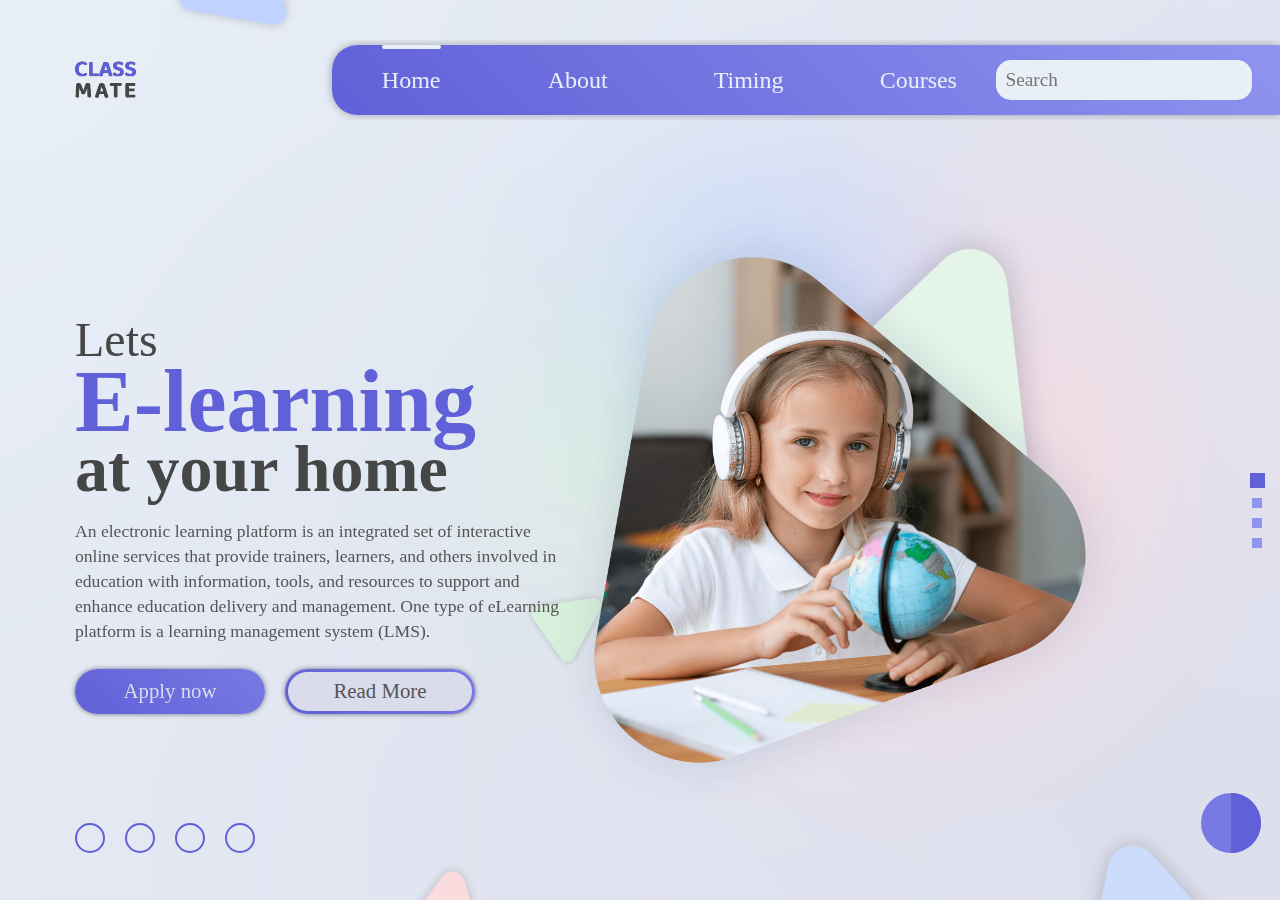
<file: e-learning-website/index.html>
<!DOCTYPE html>
<html lang="en">
<head>
    <meta charset="UTF-8">
    <meta http-equiv="X-UA-Compatible" content="IE=edge">
    <meta name="viewport" content="width=device-width, initial-scale=1.0">
    <title>E-Learning Landing Page</title>
    <link rel="stylesheet" href="./style.css">
    <link rel="stylesheet" href="https://cdnjs.cloudflare.com/ajax/libs/font-awesome/6.2.0/css/all.min.css" integrity="sha512-xh6O/CkQoPOWDdYTDqeRdPCVd1SpvCA9XXcUnZS2FmJNp1coAFzvtCN9BmamE+4aHK8yyUHUSCcJHgXloTyT2A==" crossorigin="anonymous" referrerpolicy="no-referrer" />
</head>
<body>
    <section>
        <div class="bg">
            <span></span>
            <span></span>
            <span></span>
        </div>
        <main>
            <nav>
                <div class="logoBx">
                    <img src="./logo.png" alt="logo">
                </div>
                <div class="menu">
                    <ul>
                        <li>
                            <a href="#">home</a>
                        </li>
                        <li>
                            <a href="#">about</a>
                        </li>
                        <li>
                            <a href="#">timing</a>
                        </li>
                        <li>
                            <a href="#">courses</a>
                        </li>
                    </ul>
                    <div class="searchBx">
                        <input type="text" placeholder="Search">
                        <i class="fa-solid fa-magnifying-glass"></i>
                    </div>
                </div>
            </nav>
            <div class="content">
                <div class="text">
                    <h5>lets</h5>
                    <h2>E-learning<br><span>at your home</span></h2>
                    <p>An electronic learning platform is an integrated set of interactive online services that provide trainers, learners, and others involved in education with information, tools, and resources to support and enhance education delivery and management. One type of eLearning platform is a learning management system (LMS).</p>
                    <div class="btnBx">
                        <button>Apply now</button>
                        <button>Read More</button>
                    </div>
                    <div class="iconBx">
                        <a href="#"><i class="fa-brands fa-instagram"></i></a>
                        <a href="#"><i class="fa-brands fa-facebook-f"></i></a>
                        <a href="#"><i class="fa-brands fa-twitter"></i></a>
                        <a href="#"><i class="fa-brands fa-whatsapp"></i></a>
                    </div>
                </div>
                <div class="imgBx">
                    <div class="img">
                        <img src="./img.png" alt="img">
                    </div>
                    <div class="rec">
                        <span style="--clr:#6060d8; --widHei:15px"></span>
                        <span style="--clr:#8f94ef; --widHei:10px"></span>
                        <span style="--clr:#8f94ef; --widHei:10px"></span>
                        <span style="--clr:#8f94ef; --widHei:10px"></span>
                    </div>
                    <div class="chatBx">
                        <a href="#"><i class="fa-regular fa-comment-dots"></i></a>
                    </div>
                </div>
            </div>
            <div class="triangle">
                <span>
                    <svg width="250" height="250" viewBox="-50 -50 300 300">
                        <polygon class="triangle" stroke-linejoin="round" points="100,0 0,200 200,200" />
                    </svg>
                </span>
                <span>
                    <svg width="250" height="250" viewBox="-50 -50 300 300">
                        <polygon class="triangle" stroke-linejoin="round" points="100,0 0,200 200,200" />
                    </svg>
                </span>
                <span>
                    <svg width="250" height="250" viewBox="-50 -50 300 300">
                        <polygon class="triangle" stroke-linejoin="round" points="100,0 0,200 200,200" />
                    </svg>
                </span>
                <span>
                    <svg width="250" height="250" viewBox="-50 -50 300 300">
                        <polygon class="triangle" stroke-linejoin="round" points="100,0 0,200 200,200" />
                    </svg>
                </span>
                <span>
                    <svg width="250" height="250" viewBox="-50 -50 300 300">
                        <polygon class="triangle" stroke-linejoin="round" points="100,0 0,200 200,200" />
                    </svg>
                </span>
            </div>
        </main>
    </section>
</body>
</html>
</file>
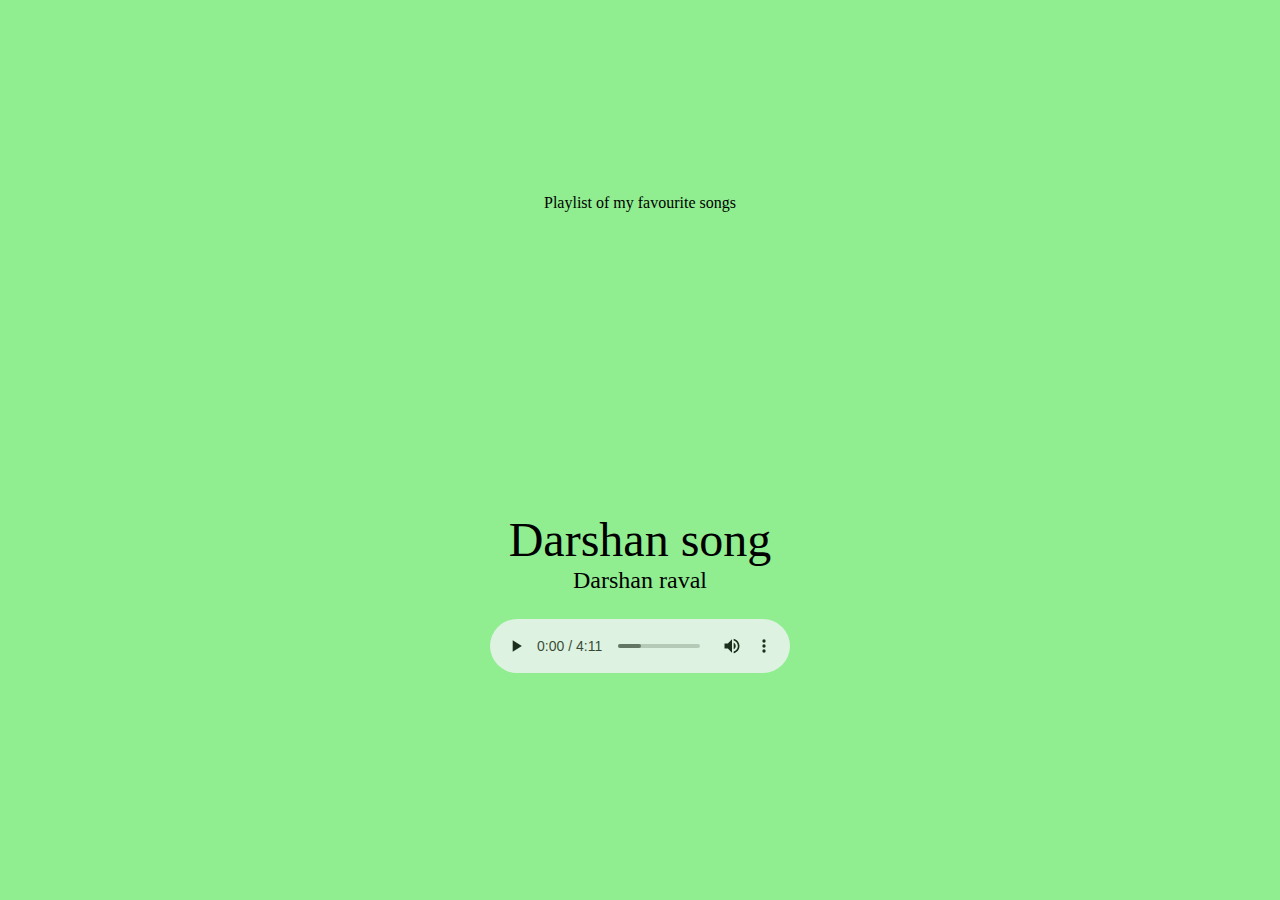
<file: music player/index.html>
<!DOCTYPE html>
<html lang="en">
<head>
<title>Simple Music Player</title>
<!-- Load FontAwesome icons -->
<link rel="stylesheet"
		href="https://cdnjs.cloudflare.com/ajax/libs/font-awesome/5.13.0/css/all.min.css">

<!-- Load the custom CSS style file -->
<link rel="stylesheet" type="text/css" href="style.css">
</head>
<body>
<div class="player">

	<!-- Define the section for displaying details -->
	<div class="details">
	<div class="now-playing">Playlist of my favourite songs</div>
	<div class="track-art">

	</div>
	<div class="track-name">Darshan song</div>
	<div class="track-artist">Darshan raval</div>
	</div>

	<!-- Define the section for displaying track buttons -->
	<div class="buttons">
	<div class="prev-track" onclick="prevTrack()">
		<!-- <i class="fa fa-step-backward fa-2x"></i> -->
	</div>
	<div class="playpause-track" onclick="playpauseTrack()">
		<!-- <i class="fa fa-play-circle fa-5x"></i> -->
		<audio controls src="128-Oonchi Oonchi Deewarein - Yaariyan 2 128 Kbps.mp3" type = "audio/mp3"></audio>
	</div>
	<div class="next-track" onclick="nextTrack()">
		<!-- <i class="fa fa-step-forward fa-2x"></i> -->
	</div>
	</div>

	<!-- Define the section for displaying the seek slider-->
	<!-- <div class="slider_container">
	<div class="current-time">00:00</div>
	<input type="range" min="1" max="100"
		value="0" class="seek_slider" onchange="seekTo()">
	<div class="total-duration">00:00</div>
	</div> -->

	<!-- Define the section for displaying the volume slider-->
	<!-- <div class="slider_container">
	<i class="fa fa-volume-down"></i>
	<input type="range" min="1" max="100"
		value="99" class="volume_slider" onchange="setVolume()">
	<i class="fa fa-volume-up"></i> -->
	</div>
	<!-- <audio controls autoplay muted>
		<source src="horse.ogg" type="audio/ogg"> -->


</div>

<!-- Load the main script for the player -->
<script src="script.js"></script>
</body>
</html>
</file>
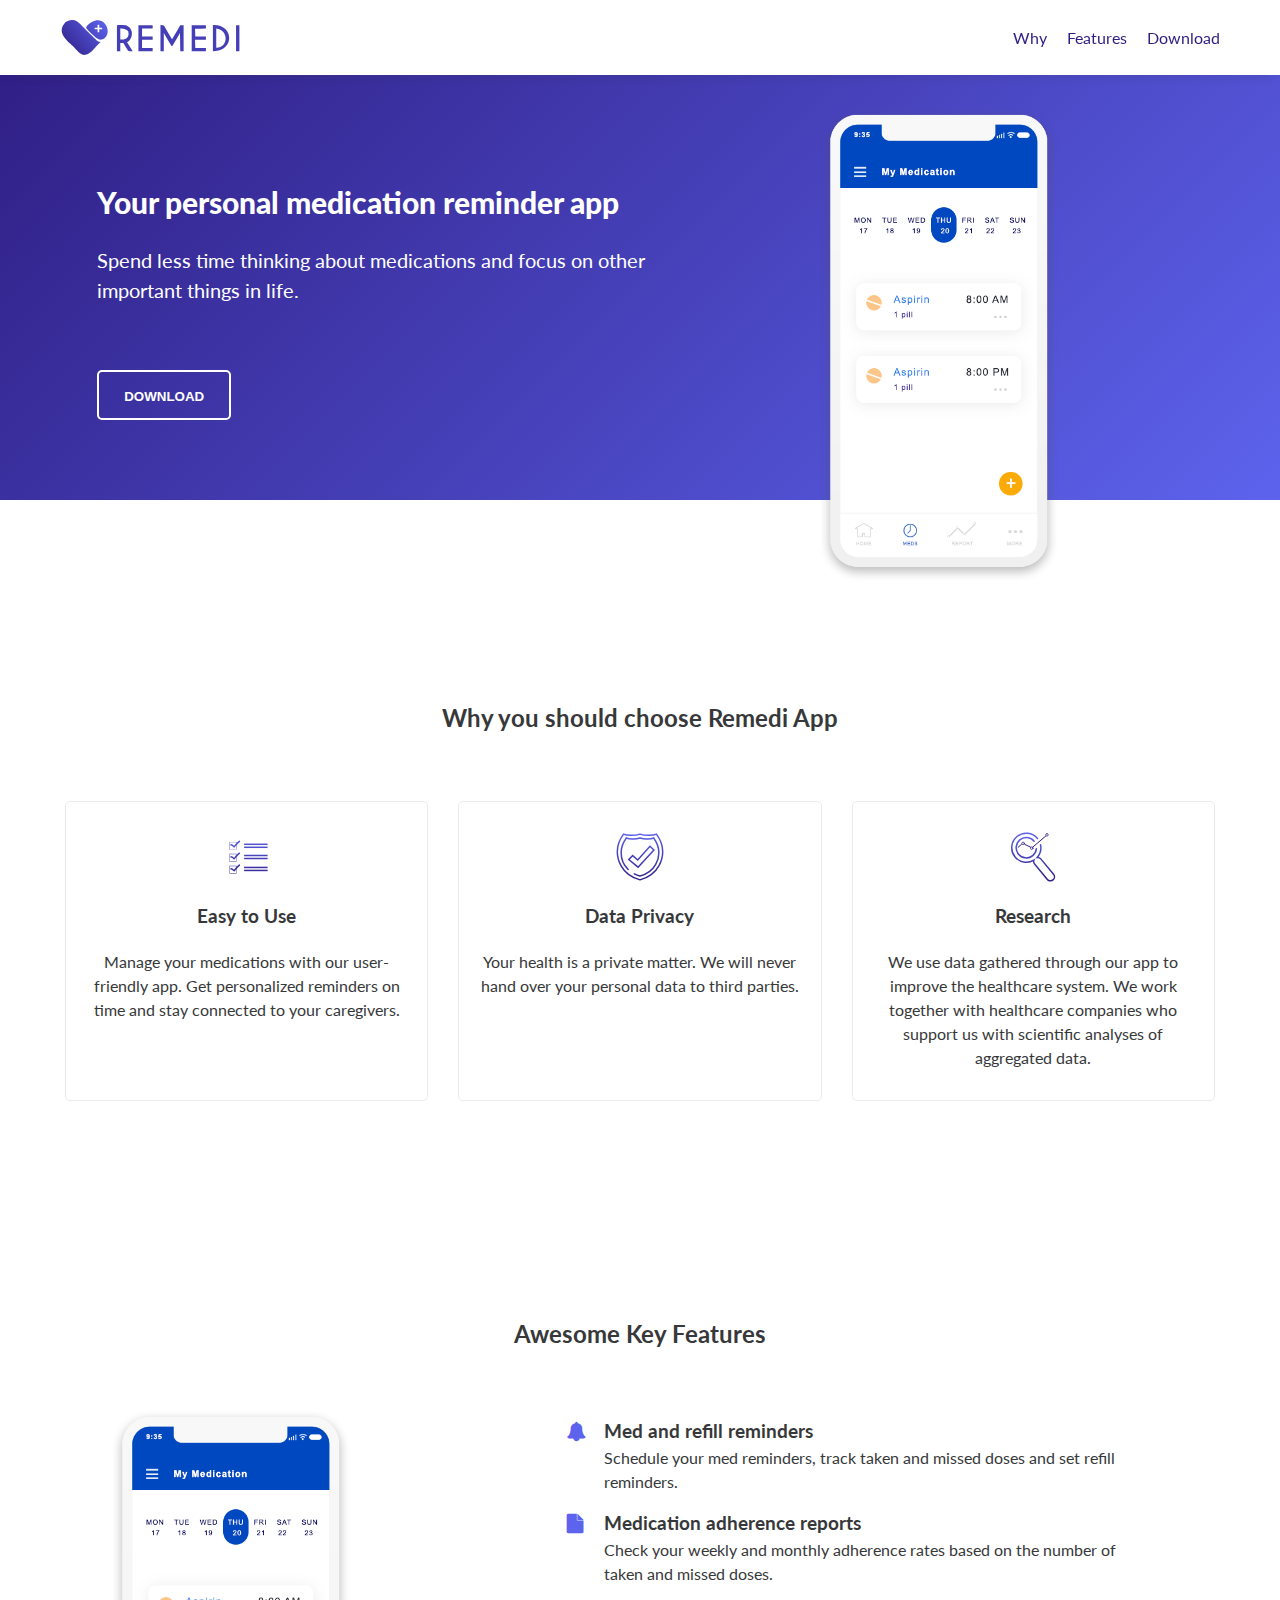
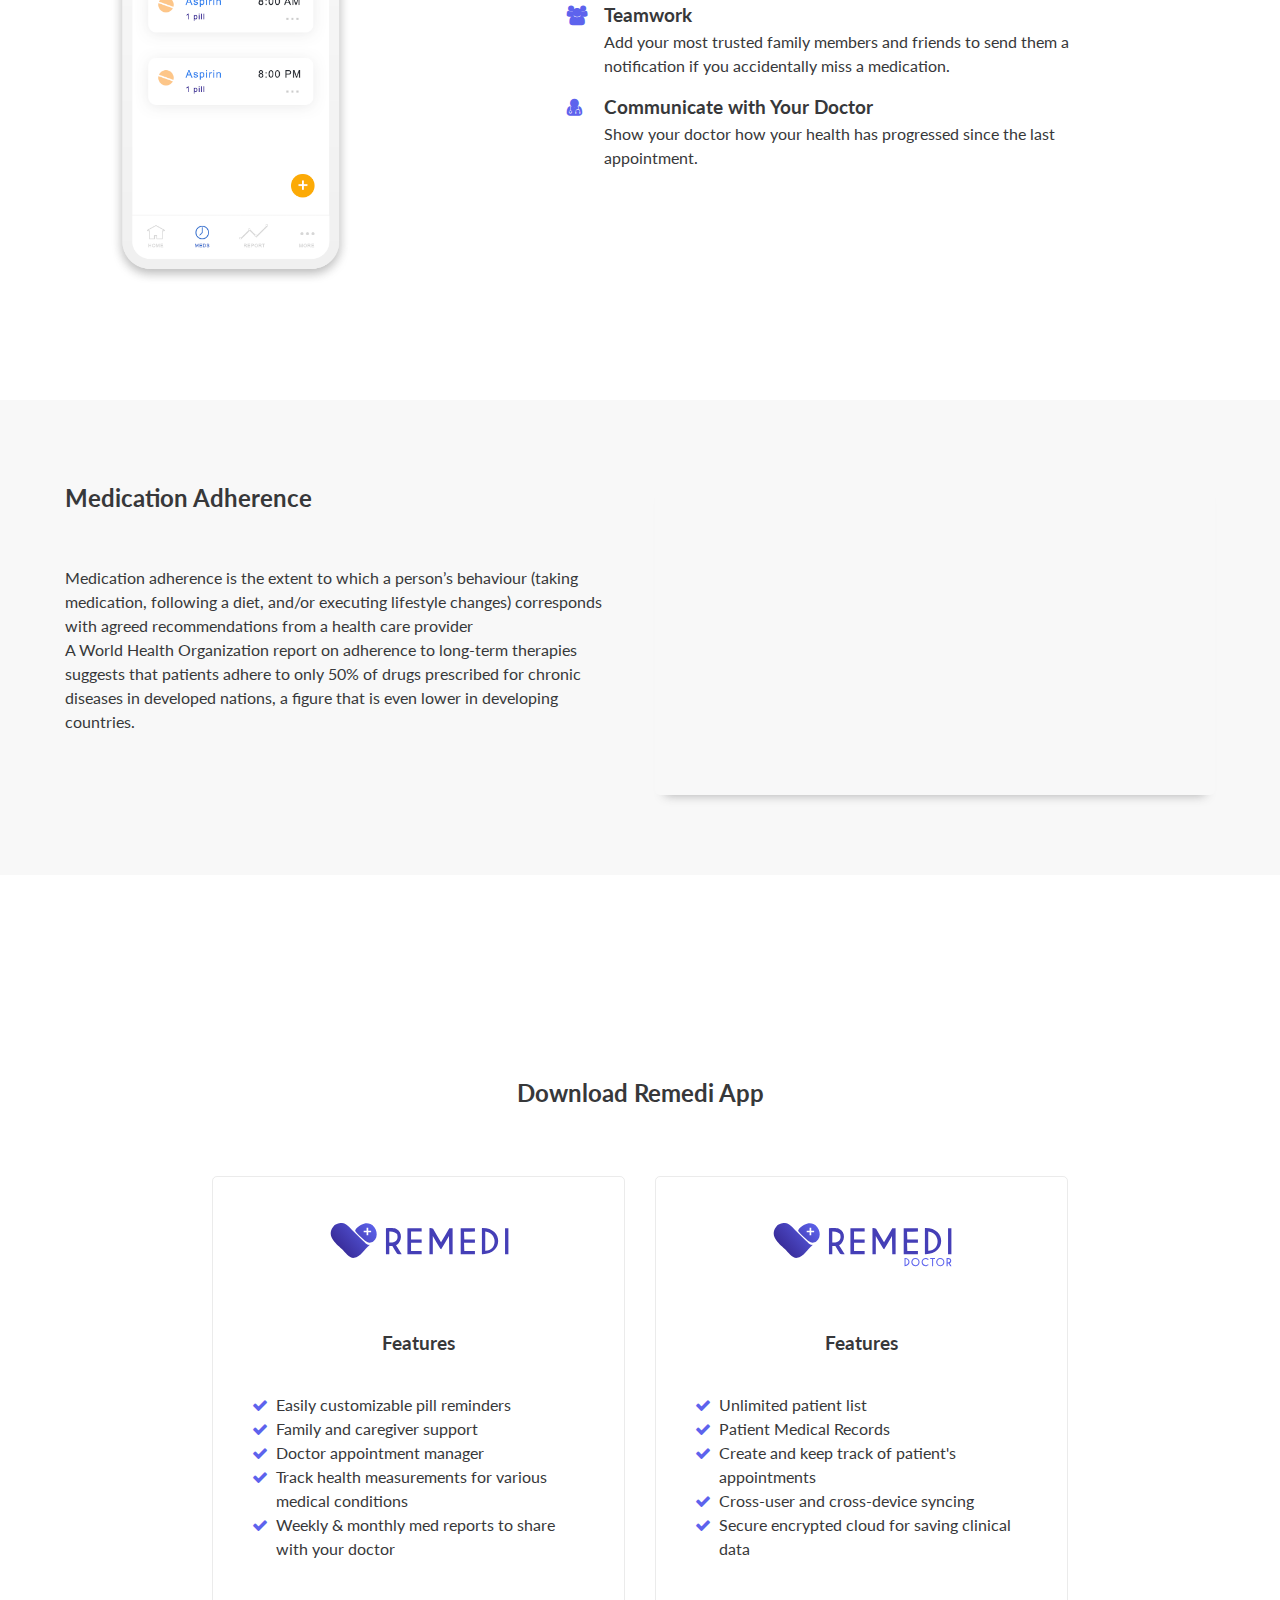
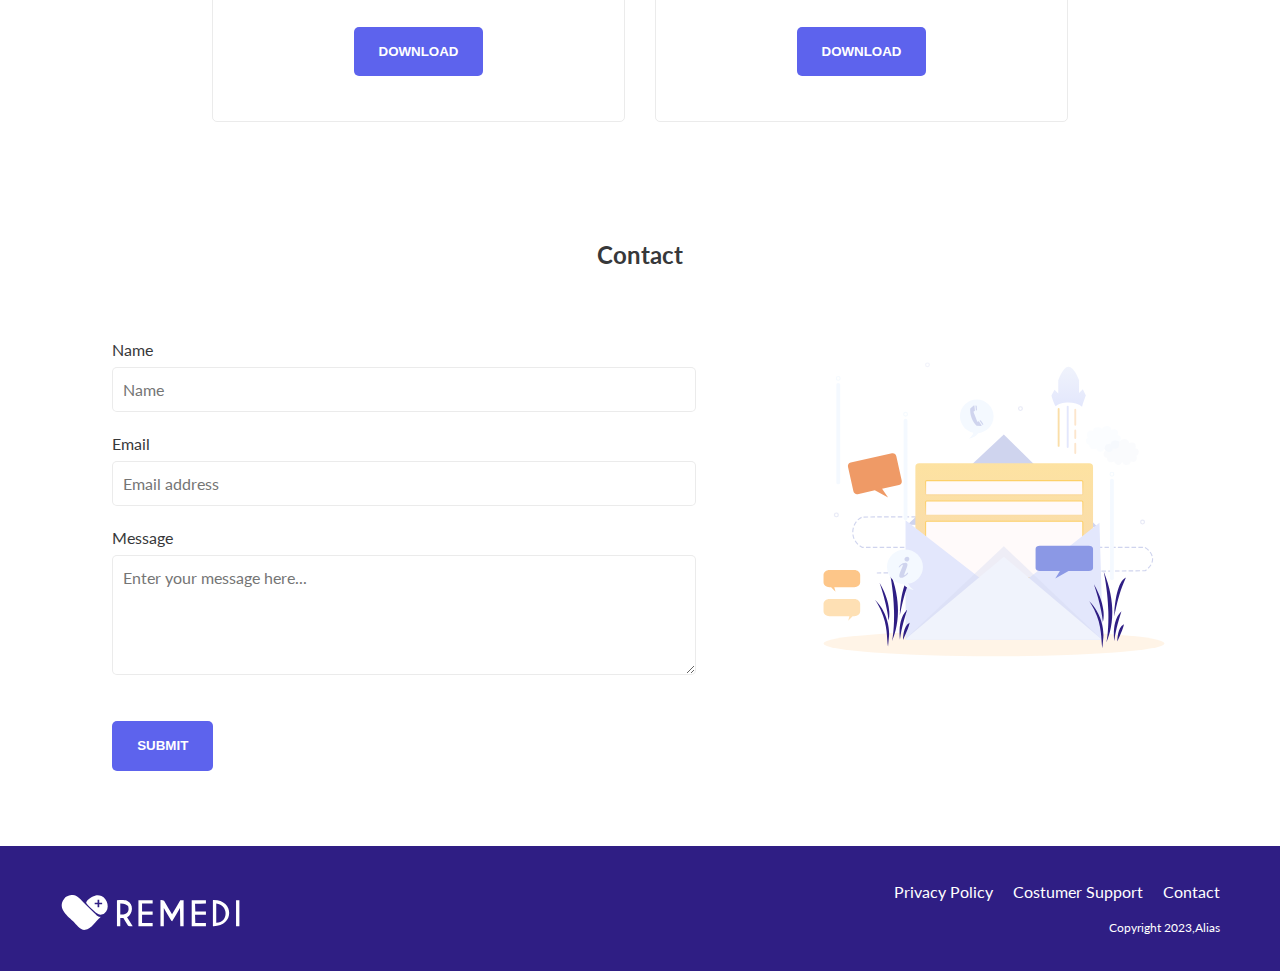
<file: product-landing-page/index.html>
<!DOCTYPE html>
<html lang="en">
  
<head>
  <link rel="stylesheet" type="text/css" href="style.css">
  <link rel="stylesheet" href="https://maxcdn.bootstrapcdn.com/font-awesome/4.5.0/css/font-awesome.min.css">
  <meta name="viewport" content="width=device-width, initial-scale=1">
  <meta name="description" content="A product landing page for a medication reminder app created for the FreeCodeCamp's Responsive Web Design Certification.">
  <title>Remedian Mobile App</title>
</head>

<body>

<header id="header">
  <div class="logo">
    <img class="logo-img" id="header-img" src="images/logo_horizontal.svg" alt="Remedi logo" />
  </div>

  <nav id="nav-bar">
    <ul>
      <li><a class="nav-link" href="#why">Why</a></li>
      <li><a class="nav-link" href="#features">Features</a></li>
      <li><a class="nav-link" href="#download">Download</a></li>
    </ul>
  </nav>
</header>

<main>
  <section id="hero">
    <div class="grid">
      <div class="column-60">
        <h1>Your personal medication reminder app</h1>
        <p id="description">Spend less time thinking about medications and focus on other important things in life.</p>
        <button class="btn">Download</button>
      </div>
      <div class="column-40">
         <div class="image-div">
          <img id="hero-img" src="images/RemediApp.png" alt="Remedi mobile app" width="270" height="497">
        </div>
      </div>
    </div>

  </section>

  <section id="why">
    <h2>Why you should choose Remedi App</h2>
    <div class="container">
      <div class="card">
        <div class="icon">
          <img src="images/easyToUse.svg" alt="easy to use icon">
        </div>
        <div class="desc">
          <h3>Easy to Use</h3>
          <p>Manage your medications with our user-friendly app. Get personalized reminders on time and stay connected to your caregivers.
          </p>
        </div>
      </div>

      <div class="card">
        <div class="icon">
          <img src="images/dataPrivacy.svg" alt="data privacy icon">
        </div>
        <div class="desc">
          <h3>Data Privacy</h3>
          <p>Your health is a private matter. We will never hand over your personal data to third parties.
          </p>
        </div>
      </div>

      <div class="card">
        <div class="icon">
          <img src="images/research.svg" alt="data privacy icon">
        </div>
        <div class="desc">
          <h3>Research</h3>
          <p>We use data gathered through our app to improve the healthcare system. We work together with healthcare companies who support us with scientific analyses of aggregated data.
          </p>
        </div>
      </div>

    </div>
  </section>

  <section id="features">
    <h2>Awesome Key Features</h2>
    <div class="grid">
      <div class="column-40">
        <div class="image-div">
          <img src="images/RemediApp.png" alt="Remedi mobile app" width="270" height="497">
        </div>
      </div>

      <div class="column-60">
        <ol>
          <li>
            <h3 id="pills">Med and refill reminders</h3>
            <p>Schedule your med reminders, track taken and missed doses and set refill reminders.</p>
          </li>
          <li>
            <h3 id="med-report">Medication adherence reports</h3>
            <p>Check your weekly and monthly adherence rates based on the number of taken and missed doses.</p>
          </li>
          <li>
            <h3 id="family">Teamwork</h3>
            <p>Add your most trusted family members and friends to send them a notification if you accidentally miss a medication.</p>
          </li>
          <li>
            <h3 id="doctor-icon">Communicate with Your Doctor</h3>
            <p>Show your doctor how your health has progressed since the last appointment.</p>
          </li>
        </ol>
      </div>

    </div>
  </section>

  <section id="info">
    <div>
      <h2>Medication Adherence</h2>
      <p>Medication adherence is the extent to which a person’s behaviour (taking medication, following a diet, and/or executing lifestyle changes) corresponds with agreed recommendations from a health care provider</p>
      <p>A World Health Organization report on adherence to long-term therapies suggests that patients adhere to only 50% of drugs prescribed for chronic diseases in developed nations, a figure that is even lower in developing countries.</p>
    </div>
    <iframe id="video" height="315" src="https://www.youtube.com/embed/jccBSbyActg?rel=0&amp;controls=0&amp;showinfo=0" allowfullscreen></iframe>
  </section>

  <section id="download">
    <h2>Download Remedi App</h2>
    <div class="container">
      <div class="card" id="patient">
        <div class="product-logo">
          <img class="logo-img" src="images/logo_horizontal.svg" alt="Remedi logo">
        </div>
        <div class="desc">
          <h3>Features</h3>
          <ol>
            <li>Easily customizable pill reminders</li>
            <li>Family and caregiver support</li>
            <li>Doctor appointment manager</li>
            <li>Track health measurements for various medical conditions</li>
            <li>Weekly & monthly med reports to share with your doctor</li>
          </ol>
        </div>
        <button class="btn">Download</button>
      </div>

      <div class="card" id="doctor">
        <div class="product-logo">
          <img class="logo-img" src="images/logo_doctors.svg" alt="Remedi for doctors logo">
        </div>
        <div class="desc">
          <h3>Features</h3>
          <ol>
            <li>Unlimited patient list</li>
            <li>Patient Medical Records</li>
            <li>Create and keep track of patient's appointments</li>
            <li>Cross-user and cross-device syncing</li>
            <li>Secure encrypted cloud for saving clinical data</li>
          </ol>
        </div>
        <button class="btn">Download</button>
      </div>
    </div>
  </section>

  <section id="contact">
    <h2>Contact</h2>
    <div class="grid">
      <div class="column-60">
        <form id="form" action="https://www.freecodecamp.com/email-submit">
          <div class="form-group">
            <label id="name-label" for="name">Name</label>
            <input type="text" name="name" class="form-control" id="name" placeholder="Name" required />
          </div>
          <div class="form-group">
            <label id="email-label" for="email">Email</label>
            <input name="email" class="form-control" id="email" type="email" placeholder="Email address" required />
          </div>
          <div class="form-group">
            <p>Message</p>
            <textarea id="message" class="input-textarea" name="message" placeholder="Enter your message here..."></textarea>
          </div>
          <div class="form-group">
            <label id="submit-label" for="submit"></label>
            <input id="submit" type="submit" value="Submit" class="btn" />
          </div>
        </form>
      </div>

      <div class="column-40">
        <div class="image-div">
          <img src="images/contact.svg" alt="Contact icon" width="472" height="495">
        </div>
      </div>
    </div>
  </section>

  <footer>
    <div id="footer-logo">
      <img class="logo-img" src="images/logo_white.svg" alt="Remedi logo" />
    </div>
    <div id="footer-info">
      <ul>
        <li><a href="#">Privacy Policy</a></li>
        <li><a href="#">Costumer Support</a></li>
        <li><a href="#">Contact</a></li>
      </ul>
      <div id="copyright">Copyright 2023,Alias </div>
    </div>
  </footer>

</main>

</body>

</html>
</file>
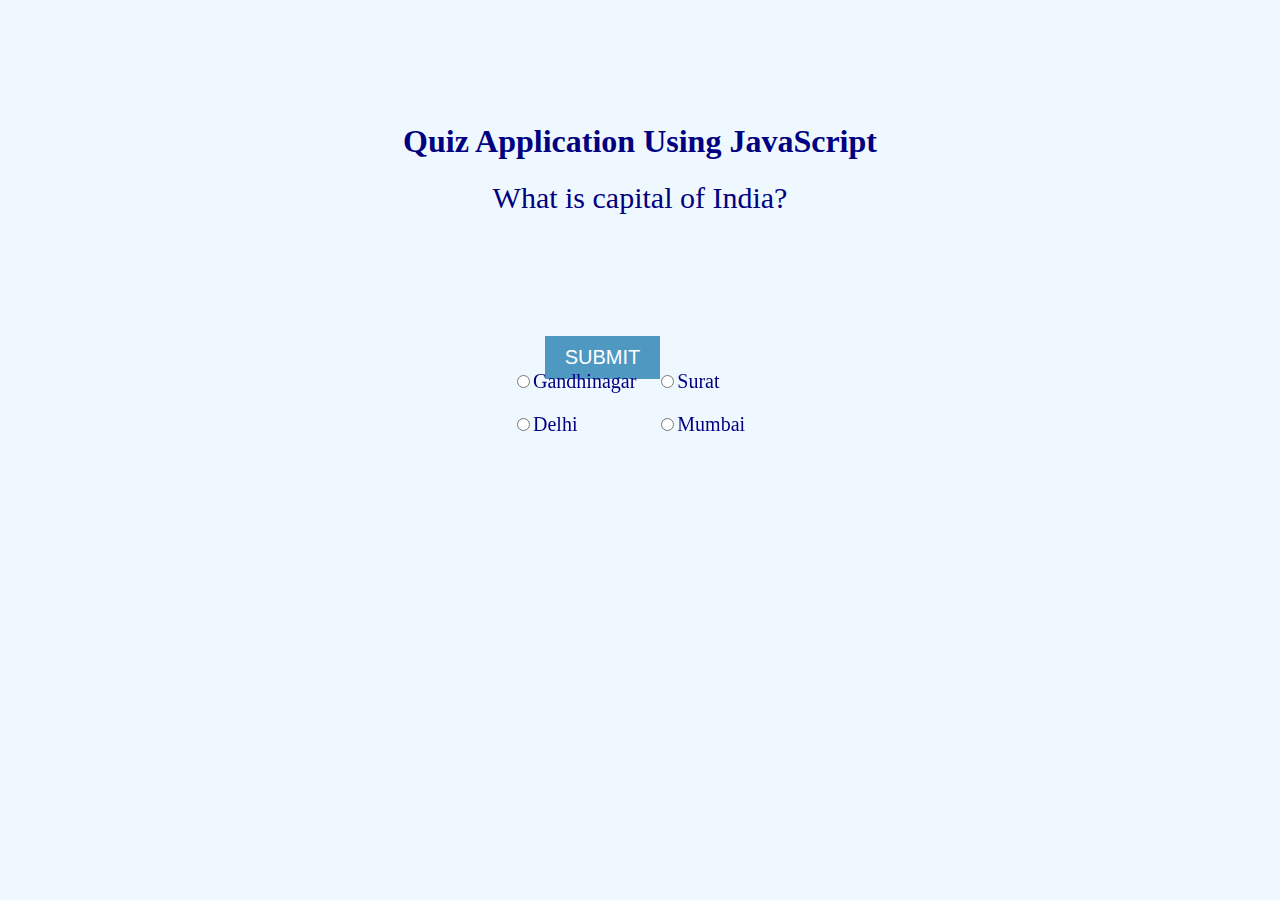
<file: Quiz app/index.html>
<!DOCTYPE html>
<html lang="en">

<head>
	<meta charset="UTF-8">
	<meta http-equiv="X-UA-Compatible" content="IE=edge">
	<meta name="viewport" content="width=device-width, initial-scale=1.0">
	<link rel="stylesheet" href="style.css">

</head>

<body>
	<div class="panel">
		<h1>Quiz Application Using JavaScript</h1>
		<div class="question" id="ques"></div>
		<div class="options" id="opt"></div>
		<button onclick="checkAns()" id="btn">SUBMIT</button>
		<div id="score"></div>
		<script src="script.js"></script>
	</div>

</body>

</html>
</file>
<file: e-learning-website/style.css>
*{
    margin: 0;
    padding: 0;
    box-sizing: border-box;
    font-family: "Baloo Paaji 2";
}
section{
    position: relative;
    width: 100%;
    height: 100vh;
    overflow: hidden;
}
section .bg{
    position: absolute;
    width: 100%;
    height: 100%;
    background: linear-gradient(135deg, #e8eff7, #dadceb);
    z-index: 4;
    filter: blur(10px);
}
section .bg span{
    position: absolute;
    border-radius: 50%;
    z-index: 4;
}
section .bg span:nth-child(1){
    top: 50%;
    left: 70%;
    transform: translate(-50%, -50%);
    width: 500px;
    height: 500px;
    background: #fadcde;
}
section .bg span:nth-child(2){
    top: 40%;
    left: 60%;
    transform: translate(-50%, -50%);
    width: 350px;
    height: 350px;
    background: #c0d3fe;
}
section .bg span:nth-child(3){
    top: 50%;
    left: 50%;
    transform: translate(-50%, -50%);
    width: 250px;
    height: 250px;
    background: #d7f0db;
}
section main{
    position: absolute;
    width: 100%;
    height: 100%;
    backdrop-filter: blur(100px);
    z-index: 11;
}
section main nav{
    position: relative;
    top: 40px;
    width: 100%;
    height: 80px;
    display: flex;
    justify-content: space-between;
    align-items: center;
    overflow: hidden;
    z-index: 100;
}
section main nav .logoBx{
    position: relative;
    width: calc(100% - 65%);
    height: 50px;
    display: flex;
    justify-content: flex-start;
    align-items: center;
}
section main nav .logoBx img{
    position: absolute;
    left: 70px;
    width: 70px;
    height: auto;
    object-fit: cover;
    cursor: pointer;
}
section main nav .menu{
    position: relative;
    width: 100%;
    height: 70px;
    display: flex;
    justify-content: space-between;
    align-items: center;
    background: linear-gradient(45deg, #6060d8, #777ae3, #8f94ef);
    box-shadow: 0 0 10px rgba(0, 0, 0, .3);
    border-top-left-radius: 25px;
    border-bottom-left-radius: 25px;
    overflow: hidden;
}
section main nav .menu ul{
    position: relative;
    width: calc(100% - 30%);
    display: flex;
    justify-content: flex-start;
    align-items: center;
}
section main nav .menu ul li{
    position: relative;
    left: 50px;
    width: calc(100% / 4);
    display: flex;
    justify-content: flex-start;
    align-items: center;
    list-style: none;
}
section main nav .menu ul li a{
    position: relative;
    height: 70px;
    text-decoration: none;
    color: #e8eff7;
    font-size: 1.5em;
    text-transform: capitalize;
    display: flex;
    justify-content: center;
    align-items: center;
    cursor: pointer;
}
section main nav .menu ul li:nth-child(1) a::before{
    content: '';
    position: absolute;
    top: 0;
    left: 0;
    width: 100%;
    height: 4px;
    background: #e8eff7;
    border-radius: 10px;
}
section main nav .menu .searchBx{
    position: relative;
    width: calc(100% - 70%);
    height: 70px;
    display: flex;
    justify-content: flex-start;
    align-items: center;
}
section main nav .menu .searchBx input{
    position: absolute;
    width: 90%;
    height: 40px;
    border: none;
    outline: none;
    background: #e8eff7;
    border-radius: 15px;
    padding-left: 10px;
    padding-right: 45px;
    font-size: 1.2em;
    color: #555;
}
section main nav .menu .searchBx i{
    position: absolute;
    top: 22px;
    right: 50px;
    font-size: 1.5em;
    color: #8f94ef;
    cursor: pointer;
}
section main .content{
    position: relative;
    top: 40px;
    left: 75px;
    width: 100%;
    height: calc(100% - 120px);
    display: flex;
    justify-content: center;
    align-items: center;
    z-index: 100;
}
section main .content .text{
    position: relative;
    width: calc(100% - 40%);
    height: 100%;
    display: flex;
    justify-content: center;
    align-items: flex-start;
    flex-direction: column;
}
section main .content .text h5{
    font-size: 3em;
    color: #464646;
    text-transform: capitalize;
    line-height: 65px;
    font-weight: 500;
}
section main .content .text h2{
    font-size: 5.5em;
    line-height: 60px;
    color: #6060d8;
}
section main .content .text h2 span{
    color: #464646;
    font-size: 0.75em;
}
section main .content .text p{
    width: 500px;
    margin-top: 20px;
    color: #555;
    font-size: 1.1em;
    line-height: 25px;
}
section main .content .text .btnBx{
    position: relative;
    width: 400px;
    height: 45px;
    display: flex;
    gap: 20px;
    margin-top: 25px;
}
section main .content .text .btnBx button{
    position: relative;
    width: calc(100% / 2);
    background: linear-gradient(45deg, #6060d8, #777ae3);
    outline: none;
    border: none;
    border-radius: 25px;
    box-shadow: 0 0 5px rgba(0, 0, 0, .5);
    font-size: 1.3em;
    color: #dadceb;
    font-weight: 500;
    cursor: pointer;
    transition: .3s ease;
}
section main .content .text .btnBx button:nth-child(2){
    color: #555;
    z-index: 1;
}
section main .content .text .btnBx button:nth-child(2)::before{
    content: '';
    position: absolute;
    inset: 3px;
    background: #dadceb;
    border-radius: 25px;
    z-index: -1;
}
section main .content .text .btnBx button:active{
    transform: scale(0.9);
}
section main .content .iconBx{
    position: absolute;
    bottom: 6%;
    display: flex;
}
section main .content .iconBx a{
    position: relative;
    width: 30px;
    height: 30px;
    border: 2px solid #6060d8;
    text-decoration: none;
    margin-right: 20px;
    border-radius: 50%;
    color: #6060d8;
    display: flex;
    justify-content: center;
    align-items: center;
}
section main .content .imgBx{
    position: relative;
    width: calc(100% - 75px);
    height: 100%;
    padding-right: 50px;
    display: flex;
    justify-content: space-around;
    align-items: center;
}
section main .content .imgBx .img{
    position: relative;
    width: 600px;
    height: 600px;
}
section main .content .imgBx .img img{
    position: absolute;
    left: -100px;
    width: 100%;
    height: 100%;
    object-fit: cover;
}
section main .content .imgBx .rec{
    position: absolute;
    right: 10%;
    width: 40px;
    display: flex;
    justify-content: center;
    align-items: center;
    flex-direction: column;
    gap: 10px;
}
section main .content .imgBx .rec span{
    position: relative;
    width: var(--widHei);
    height: var(--widHei);
    background: var(--clr);
}
section main .content .imgBx .chatBx{
    position: absolute;
    bottom: 6%;
    right: 12%;
    width: 60px;
    height: 60px;
    background: #777ae3;
    border-radius: 50%;
    overflow: hidden;
}
section main .content .imgBx .chatBx::before{
    content: '';
    position: absolute;
    right: 0;
    width: 50%;
    height: 100%;
    background: #6060d8;
}
section main .content .imgBx .chatBx a{
    position: relative;
    width: 100%;
    height: 100%;
    display: flex;
    justify-content: center;
    align-items: center;
    text-decoration: none;
}
section main .content .imgBx .chatBx a i{
    font-size: 2.2em;
    color: #e8eff7;
}
section main .triangle{
    position: absolute;
    top: 0;
    left: 0;
    width: 100%;
    height: 100%;
    overflow: hidden;
}
section main .triangle span{
    position: absolute;
    stroke-width: 60;
    z-index: 10;
    filter: drop-shadow(0 0 10px rgba(0, 0, 0, .2));
}
section main .triangle span:nth-child(1){
    top: -18%;
    left: 9%;
    fill: #c0d3fe;
    stroke: #c0d3fe;
    transform: rotate(10deg) scale(0.5);
}
section main .triangle span:nth-child(2){
    bottom: -17%;
    left: 25%;
    fill: #fadcde;
    stroke: #fadcde;
    transform: rotate(10deg) scale(0.5);
}
section main .triangle span:nth-child(3){
    bottom: 17%;
    left: 35%;
    fill: #d7f0db;
    stroke: #d7f0db;
    transform: rotate(55deg) scale(0.3);
}
section main .triangle span:nth-child(4){
    bottom: -20%;
    right: 0;
    fill: #ccdcfd;
    stroke: #ccdcfd;
    transform: rotate(-15deg) scale(1);
}
section main .triangle span:nth-child(5){
    bottom: 0;
    top: 38%;
    right: 24%;
    fill: #e4f4e9;
    stroke: #e4f4e9;
    transform: rotate(20deg) scale(1.5);
}
</file>
<file: music player/style.css>
body {
    background-color: lightgreen;
    
    /* Smoothly transition the background color */
    transition: background-color .5s;
    }
    
    /* Using flex with the column direction to
    align items in a vertical direction */
    .player {
    height: 95vh;
    display: flex;
    align-items: center;
    flex-direction: column;
    justify-content: center;
    }
    
    .details {
    display: flex;
    align-items: center;
    flex-direction: column;
    justify-content: center;
    margin-top: 25px;
    }
    
    .track-art {
    margin: 25px;
    height: 250px;
    width: 250px;
    background-image: URL( "https://source.unsplash.com/Qrspubmx6kE/640x360");
    background-size: cover;
    background-position: center;
    border-radius: 15%;
    }
    
    /* Changing the font sizes to suitable ones */
    .now-playing {
    font-size: 1rem;
    }
    
    .track-name {
    font-size: 3rem;
    }
    
    .track-artist {
    font-size: 1.5rem;
    }
    
    /* Using flex with the row direction to
    align items in a horizontal direction */
    .buttons {
    display: flex;
    flex-direction: row;
    align-items: center;
    }
    
    .playpause-track,
    .prev-track,
    .next-track {
    padding: 25px;
    opacity: 0.8;
    
    /* Smoothly transition the opacity */
    transition: opacity .2s;
    }
    
    /* Change the opacity when mouse is hovered */
    .playpause-track:hover,
    .prev-track:hover,
    .next-track:hover {
    opacity: 1.0;
    }
    
    /* Define the slider width so that it scales properly */
    .slider_container {
    width: 75%;
    max-width: 400px;
    display: flex;
    justify-content: center;
    align-items: center;
    }
    
    /* Modify the appearance of the slider */
    .seek_slider, .volume_slider {
    -webkit-appearance: none;
    -moz-appearance: none;
    appearance: none;
    height: 5px;
    background: black;
    opacity: 0.7;
    -webkit-transition: .2s;
    transition: opacity .2s;
    }
    
    /* Modify the appearance of the slider thumb */
    .seek_slider::-webkit-slider-thumb,
    .volume_slider::-webkit-slider-thumb {
    -webkit-appearance: none;
    -moz-appearance: none;
    appearance: none;
    width: 15px;
    height: 15px;
    background: white;
    cursor: pointer;
    border-radius: 50%;
    }
    
    /* Change the opacity when mouse is hovered */
    .seek_slider:hover,
    .volume_slider:hover {
    opacity: 1.0;
    }
    
    .seek_slider {
    width: 60%;
    }
    
    .volume_slider {
    width: 30%;
    }
    
    .current-time,
    .total-duration {
    padding: 10px;
    }
    
    i.fa-volume-down,
    i.fa-volume-up {
    padding: 10px;
    }
    
    /* Change the mouse cursor to a pointer
    when hovered over */
    i.fa-play-circle,
    i.fa-pause-circle,
    i.fa-step-forward,
    i.fa-step-backward {
    cursor: pointer;
    }
</file>
<file: product-landing-page/style.css>
@import "https://fonts.googleapis.com/css?family=Lato:400,700";

* {
  margin: 0;
  padding: 0;
  box-sizing: border-box;
}

html {
  font-size: 10px;
}

body {
  font-size: 1.6rem;
  line-height: 1.5;
  font-family: 'Lato', sans-serif;
  color: #37383a;
}

h1 {
  font-size: 3rem;
  font-weight: 900;
  margin: 8rem 0 2rem 0;
}

@media (max-width: 650px){
  h1 {
    font-size: 2.4rem;
  }
}

h2 {
  margin-bottom: 5rem;
}

li {
  list-style: none;
}

a {
  color: #2f1e84;
  text-decoration: none;
}

img {
  max-width: 100%;
  height: auto;
  display: block;
}

iframe {
  border: 0;
}

/* Global Classes */

.column-60 {
  float: left;
  width: 60%;
  padding: 0 4%;
}

.column-40 {
  float: left;
  padding: 0 4%;
  width: 40%;
}

.grid::after {
  content: "";
  display: table;
  clear: both;
}

@media screen and (max-width: 1000px) {
  .column-60,
  .column-40 {
    width: 100%;
    float: none;
    padding: 0;
  }
  #image-div img {
    margin: auto;
  }
}

.btn {
  text-transform: uppercase;
  font-weight: 600;
  color: #fff;
  background-color: #5d63ed;
  padding: 1.7rem 2.5rem;
  margin: 1.5rem 0;
  height: 5rem;
  border: 0;
  border-radius: 5px;
  cursor: pointer;
  outline:none;
}

.btn:hover {
  background-color: #2f1e84;
  transition: background-color 1s;
}

.logo-img {
  width: 100%;
  max-width: 200px;
}

@media (max-width: 650px) {
  .logo-img {
    margin: 0 auto;
  }
}

.container {
  display: flex;
  flex-direction: row;
  justify-content: center;
}

.card {
  display: flex;
  flex-direction: column;
  align-items: center;
  text-align: center;
  width: calc(100%  / 3);
  margin: 1.5rem;
  padding: 3rem 2rem 3rem 2rem;
  border: 1px solid rgba(55, 56, 58, 0.1);
  border-radius: 5px;
}

@media (max-width: 800px) {
  .container {
    flex-direction: column;
  }
  
  .card {
    width: 100%;
    margin: 1.5rem auto;
  }
}

.card:hover {
  box-shadow: 0 0 2rem -0.7rem rgba(55, 56, 58, 0.2);
  border: 1px solid #ced4ee;
}

.icon {
  width: 50px;
}

.desc > h3 {
  margin: 2rem 0 2rem 0;
}

/* Header */

header {
  padding: 0 5rem;
  width: 100%;
  position: fixed;
  top: 0;
  min-height: 75px;
  display: flex;
  justify-content: space-between;
  align-items: center;
  background-color: #fff;
  box-shadow: 0 1rem 1rem -1rem rgba(55, 56, 58, 0.2);
}

@media (max-width: 650px) {
  header {
    flex-wrap: wrap;
  }
}

@media (max-width: 650px) {
  .logo {
    margin: 15px auto;
  }
}

nav {
  font-weight: 400;
}

@media (max-width: 650px) {
  nav {
    margin: 15px auto;
    width: 100%;
    display: flex;
    flex-direction: column;
    align-items: center;
    text-align: center;
  }
  nav li {
    padding-bottom: 8px;
  }
}

nav > ul {
  display: flex;
  flex-direction: row;
  justify-content: space-around;
}

nav li {
    padding: 0px 10px 0px 10px;
}

/* Hero */

#hero {
  /*background-color: #4a4fbd;*/
  background:linear-gradient(135deg, #2f1e84 0%,#5d63ed 100% );
  color: #fff;
  height: 450px;
  margin: 5rem 0;
  padding: 5rem;
}

@media (max-width: 1000px) {
  #hero {
    height: 750px;
    margin-bottom: 2rem;
  }
}

@media (max-width: 650px) {
  #hero {
    margin-top: 120px;
    height: 900px;
  }
}

#description {
  font-size: 2rem;
  margin-bottom: 5rem;
}

#hero .btn {
  background-color: Transparent;
  border: 2px solid #fff;
}

#hero .btn:hover {
  background-color: #fff;
  transition: background-color 1s;
  color: #2f1e84;
  transition: color 1s;
}

@media (max-width: 650px) {
  #hero-img {
    margin: 2rem auto !important;
  }
}

/* Why section */

#why {
  padding: 15rem 5rem 5rem 5rem;
  text-align: center;
}

/* Features section */

#features {
  padding: 15rem 5rem 5rem 5rem;
  text-align: center;
}

#features ol {
  margin: 1.5rem 3.5rem;
}

#features ol > li {
  margin-bottom: 1.5rem;
  text-align: left;
  display: flex;
  flex-direction: column;
}

#features h3::before {
  content: "";
  font-family: FontAwesome;
  color: #5d63ed;
  display: inline-block;
  margin-left: -2em;
  width: 2em;
}

#pills::before {
  content: "\f0f3" !important;
}

#med-report::before {
  content: "\f15b" !important;
}

#family::before {
  content: "\f0c0" !important; 
}

#doctor-icon::before {
  content: "\f0f0" !important; 
}

/* Info section */
#info {
  margin: 5rem 0;
  padding: 8rem 6.5rem;
  background-color: #f8f8f8;
  display: flex;
  justify-content: space-between;
  align-items: center;
}

#info > div {
  width: 80%;
  padding-right: 5rem;
  align-self: flex-start;
}

@media (max-width: 1000px) {
  #info {
    flex-direction: column;
    align-items: center;
  }
  
  #info > div {
    width: 100%;
    padding: 0;
    margin-bottom: 3rem;
  }
  
  #info h2 {
    text-align: center;
  }
}

#info > iframe {
  max-width: 560px;
  width: 100%;
  border-radius: 5px;
  box-shadow: 0 1rem 1rem -1rem rgba(55, 56, 58, 0.4);
}

/* Download section */

#download {
  padding: 15rem 5rem 5rem 5rem;
  text-align: center;
}

#download .card {
  width: 35%;
  cursor: pointer;
}

@media (max-width: 800px) {
  #download .card {
    width: 100%;
    margin: 1.5rem auto;
  }
}

#download .desc {
  width: 100%;
  height: 100%;
  padding: 3.5rem;
  display: flex;
  flex-direction: column;
  align-items: center;
}

#download .btn {
  justify-self: flex-end;
}

.desc > ol {
  margin: 15px 0;
}

.desc > ol > li {
  padding-left: 8px;
  text-align: left;
}

.desc > ol > li::before {
  content: "\f00c";
  font-family: FontAwesome;
  color: #5d63ed;
  display: inline-block;
  margin-left: -1.5em;
  width: 1.5em; 
}

/* Contact section */

#contact {
  padding: 5rem 5rem 4rem 5rem;
  text-align: center;
}

form {
  margin: 1.5rem;
  text-align: left;
}

label {
  display: flex;
  align-items: center;
  margin-bottom: 0.5rem;
}

.form-group {
  margin-bottom: 2rem;
}

.form-group > p {
  margin-bottom: 0.5rem;
}

.form-control {
  display: block;
  width: 100%;
  height: 4.5rem;
  padding: 1rem;
  color: #495057;
  background-color: #fff;
  border: 1px solid rgba(55, 56, 58, 0.1);
  border-radius: 5px;
  transition: border-color 0.15s ease-in-out,   box-shadow 0.15s ease-in-out;
}

.form-control:focus {
  border-color: #ced4ee;
  outline: 0;
  box-shadow: 0 0 1rem 0.2rem rgba(206, 212, 238, 0.25);
}

.input-textarea {
  min-height: 120px;
  width: 100%;
  padding: 1rem;
  resize: vertical;
  border: 1px solid rgba(55, 56, 58, 0.1);
  border-radius: 5px;
  transition: border-color 0.15s ease-in-out,   box-shadow 0.15s ease-in-out;
}

.input-textarea:focus {
  border-color: #ced4ee;
  outline: 0;
  box-shadow: 0 0 1rem 0.2rem rgba(206, 212, 238, 0.25);
}

.form-control, .input-textarea {
  margin: 0;
  font-family: inherit;
  font-size: inherit;
  line-height: inherit;
}

/* Footer */

footer {
  padding: 2.5rem 5rem;
  background-color: #2f1e84;
  color: #fff;
  display: flex;
  justify-content: space-between;
  align-items: center;
}

@media (max-width: 660px) {
  footer {
    flex-direction: column;
    align-items: center;
  }
}

#footer-logo {
  margin-top: 0.8rem;
  display: flex;
  justify-content: flex-start;
}

#footer-info > ul {
  display: flex;
  justify-content: flex-end;
}

@media (max-width: 660px) {
  #footer-info > ul {
    margin: 15px auto;
  }
}

@media (max-width: 460px) {
  #footer-info > ul {
    width: 100%;
    display: flex;
    flex-direction: column;
    align-items: center;
    text-align: center;
  }
  #footer-info > ul > li {
    padding-bottom: 10px;
  }
}

#footer-info > ul > li {
  padding: 0 10px;
}

#footer-info > ul > li > a {
  color: #fff;
}

#copyright {
  margin-top: 1.5rem;
  padding-right: 10px;
  display: flex;
  justify-content: flex-end;
  font-size: 1.2rem;
}
</file>
<file: Quiz app/style.css>
body {
	background-color: aliceblue;
}

.panel {
	margin-top: 8%;
	display: flex;
	flex-direction: column;
	align-items: center;
	justify-content: center;
	color: navy;
}

.question {
	font-size: 30px;
	margin-bottom: 20px;
}

.options {
	font-size: 20px;
	display: grid;
	grid-template-columns: repeat(2, 1fr);
	grid-gap: 20px;
	margin-top: 10px;
	margin-bottom: 20px;
	position: fixed;
	top: 40%;
	left: 40%;
}

button {
	margin-right: 75px;
	margin-top: 8%;
	font-size: 20px;
	padding: 10px 20px;
	background-color: #4f98c2;
	color: white;
	border: none;
	cursor: pointer;
}

#score {
	font-size: 30px;
	color: darkslategray;
}
</file>
